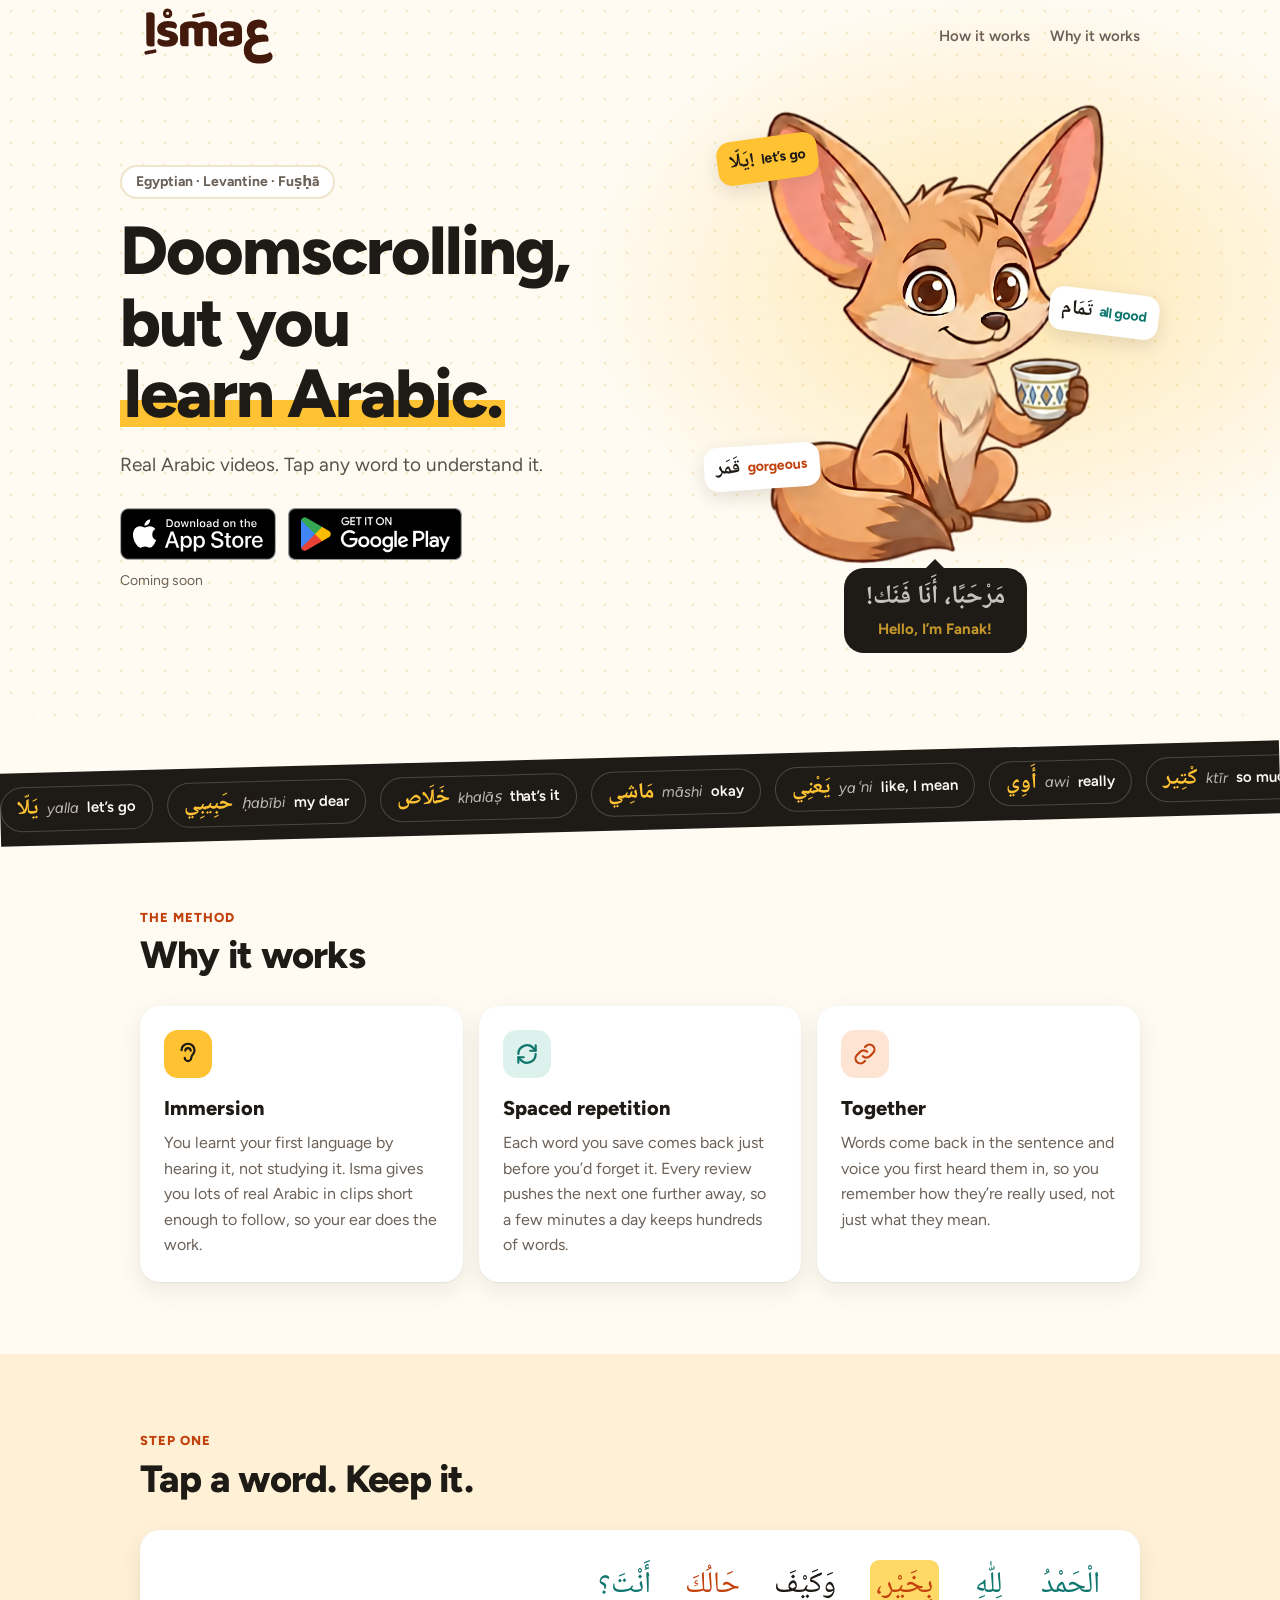
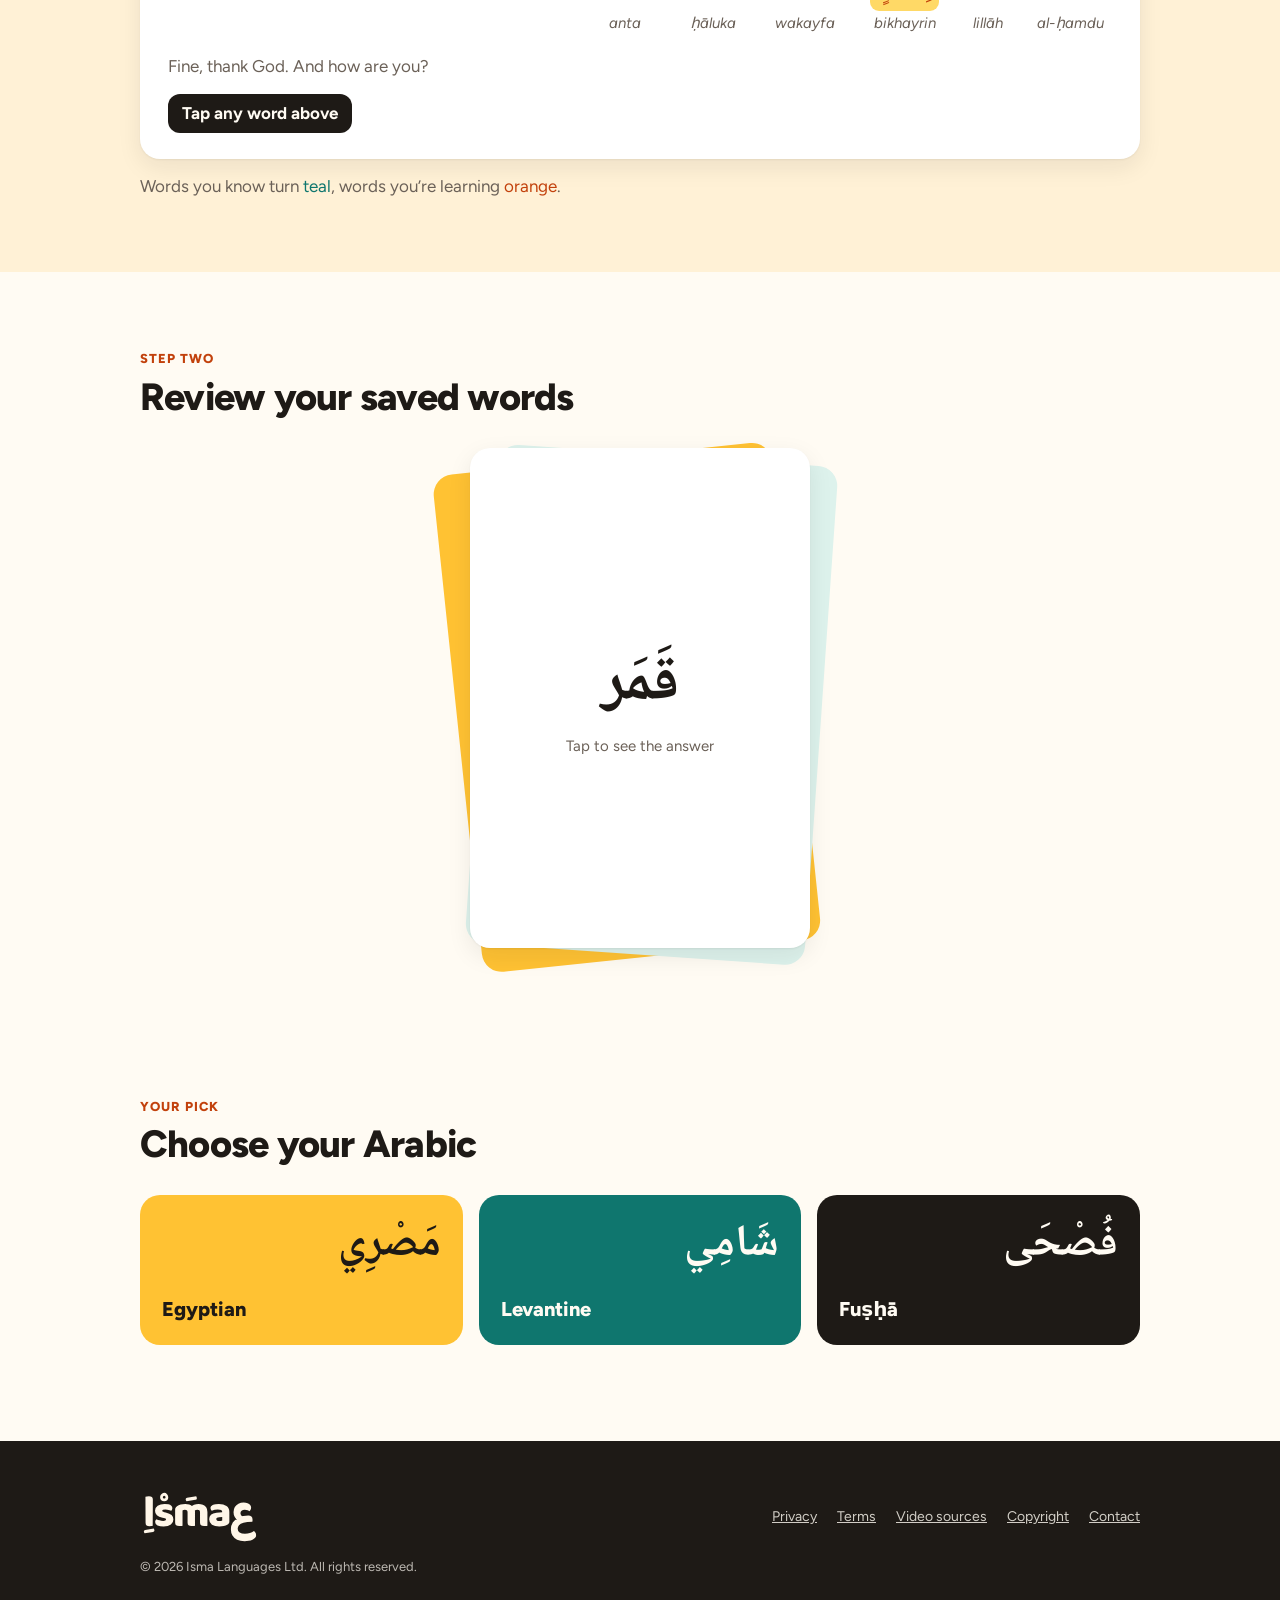
<file: index.html>
<!doctype html>
<html lang="en">
<head>
<meta charset="utf-8">
<meta name="viewport" content="width=device-width, initial-scale=1">
<title>Isma: learn Arabic by watching</title>
<meta name="description" content="Real Arabic videos. Tap any word to understand it. Levantine, Egyptian and Fuṣḥā.">
<meta property="og:title" content="Isma: learn Arabic by watching">
<meta property="og:description" content="Short clips of real Arabic. Tap any word to see what it means. Words you save come back right before you’d forget them.">
<meta property="og:image" content="assets/apple-touch-icon.png">
<link rel="icon" href="assets/favicon.png">
<link rel="apple-touch-icon" href="assets/apple-touch-icon.png">
<link rel="preconnect" href="https://fonts.googleapis.com">
<link rel="preconnect" href="https://fonts.gstatic.com" crossorigin>
<link rel="stylesheet" href="https://fonts.googleapis.com/css2?family=Figtree:wght@400;600;700;800&family=Noto+Naskh+Arabic:wght@500;700&display=swap">
<link rel="stylesheet" href="style.css?v=9">
<link rel="stylesheet" href="home.css?v=2">
</head>
<body class="home">
<div class="hero-band">
<header class="wrap top">
  <a class="logo" href="./"><img class="wordmark" src="assets/isma-wordmark.svg" alt="Isma"></a>
  <nav><a href="#how">How it works</a><a href="#why">Why it works</a></nav>
</header>

<div class="wrap hero">
  <div>
    <span class="kicker">Egyptian · Levantine · Fuṣḥā</span>
    <h1>Doomscrolling, but you <span class="nowrap"><span class="mark">learn Arabic.</span></span></h1>
    <p>Real Arabic videos. Tap any word to understand it.</p>
    <div class="stores">
      <a class="store-badge" data-store="ios" href="#"><img src="assets/app-store-badge.svg" alt="Download on the App Store"></a>
      <a class="store-badge" data-store="android" href="#"><img src="assets/google-play-badge.png" alt="Get it on Google Play"></a>
    </div>
    <span class="soon">Coming soon</span>
  </div>
  <div class="art">
    <img src="assets/fanak.png" alt="Fanak, Isma’s fennec fox, holding a small cup of coffee">
    <span class="sticker s1"><span class="ar" lang="ar">يَلّا!</span> let’s go</span>
    <span class="sticker s2"><span class="ar" lang="ar">تَمَام</span> all good</span>
    <span class="sticker s3"><span class="ar" lang="ar">قَمَر</span> gorgeous</span>
    <div class="bubble"><p class="ar" lang="ar" dir="rtl">مَرْحَبًا، أَنَا فَنَك!</p><p class="en">Hello, I’m Fanak!</p></div>
  </div>
</div>
</div>

<div class="ticker" aria-hidden="true"><div class="track"><span class="chip"><span class="ar" lang="ar">يَلّا</span><i>yalla</i><b>let’s go</b></span><span class="chip"><span class="ar" lang="ar">حَبِيبِي</span><i>ḥabībi</i><b>my dear</b></span><span class="chip"><span class="ar" lang="ar">خَلَاص</span><i>khalāṣ</i><b>that’s it</b></span><span class="chip"><span class="ar" lang="ar">مَاشِي</span><i>māshi</i><b>okay</b></span><span class="chip"><span class="ar" lang="ar">يَعْنِي</span><i>yaʿni</i><b>like, I mean</b></span><span class="chip"><span class="ar" lang="ar">أَوِي</span><i>awi</i><b>really</b></span><span class="chip"><span class="ar" lang="ar">كْتِير</span><i>ktīr</i><b>so much</b></span><span class="chip"><span class="ar" lang="ar">تَمَام</span><i>tamām</i><b>all good</b></span><span class="chip"><span class="ar" lang="ar">يَا سَلَام</span><i>yā salām</i><b>wow</b></span><span class="chip"><span class="ar" lang="ar">بُكْرَة</span><i>bukra</i><b>tomorrow</b></span><span class="chip"><span class="ar" lang="ar">يَلّا</span><i>yalla</i><b>let’s go</b></span><span class="chip"><span class="ar" lang="ar">حَبِيبِي</span><i>ḥabībi</i><b>my dear</b></span><span class="chip"><span class="ar" lang="ar">خَلَاص</span><i>khalāṣ</i><b>that’s it</b></span><span class="chip"><span class="ar" lang="ar">مَاشِي</span><i>māshi</i><b>okay</b></span><span class="chip"><span class="ar" lang="ar">يَعْنِي</span><i>yaʿni</i><b>like, I mean</b></span><span class="chip"><span class="ar" lang="ar">أَوِي</span><i>awi</i><b>really</b></span><span class="chip"><span class="ar" lang="ar">كْتِير</span><i>ktīr</i><b>so much</b></span><span class="chip"><span class="ar" lang="ar">تَمَام</span><i>tamām</i><b>all good</b></span><span class="chip"><span class="ar" lang="ar">يَا سَلَام</span><i>yā salām</i><b>wow</b></span><span class="chip"><span class="ar" lang="ar">بُكْرَة</span><i>bukra</i><b>tomorrow</b></span></div></div>

<main>
  <section id="why">
    <div class="wrap">
      <span class="eyebrow">The method</span>
      <h2>Why it works</h2>
      <div class="cards why">
        <div class="card c1"><span class="icon"><svg viewBox="0 0 24 24" fill="none" stroke="currentColor" stroke-width="2" stroke-linecap="round" stroke-linejoin="round"><path d="M6 8.5a6 6 0 1 1 12 0c0 3.5-3 4.5-3 7a3 3 0 0 1-6 0"/><path d="M9.5 9a2.5 2.5 0 0 1 5 0"/></svg></span><h3>Immersion</h3><p>You learnt your first language by hearing it, not studying it. Isma gives you lots of real Arabic in clips short enough to follow, so your ear does the work.</p></div>
        <div class="card c2"><span class="icon"><svg viewBox="0 0 24 24" fill="none" stroke="currentColor" stroke-width="2" stroke-linecap="round" stroke-linejoin="round"><path d="M4 12a8 8 0 0 1 14-5.3L20 9"/><path d="M20 4v5h-5"/><path d="M20 12a8 8 0 0 1-14 5.3L4 15"/><path d="M4 20v-5h5"/></svg></span><h3>Spaced repetition</h3><p>Each word you save comes back just before you’d forget it. Every review pushes the next one further away, so a few minutes a day keeps hundreds of words.</p></div>
        <div class="card c3"><span class="icon"><svg viewBox="0 0 24 24" fill="none" stroke="currentColor" stroke-width="2" stroke-linecap="round" stroke-linejoin="round"><path d="M10 14a4.5 4.5 0 0 0 6.4 0l3-3a4.5 4.5 0 0 0-6.4-6.4l-1 1"/><path d="M14 10a4.5 4.5 0 0 0-6.4 0l-3 3a4.5 4.5 0 0 0 6.4 6.4l1-1"/></svg></span><h3>Together</h3><p>Words come back in the sentence and voice you first heard them in, so you remember how they’re really used, not just what they mean.</p></div>
      </div>
    </div>
  </section>

  <section id="how" class="band sand">
    <div class="wrap">
      <span class="eyebrow">Step one</span>
      <h2>Tap a word. Keep it.</h2>
      <div class="sample" aria-label="An example subtitle">
        <div class="words" dir="rtl"><button type="button" class="w" data-gloss="praise"><span class="ar known" lang="ar">الْحَمْدُ</span><i>al-ḥamdu</i></button><button type="button" class="w" data-gloss="to God"><span class="ar known" lang="ar">لِلّٰهِ</span><i>lillāh</i></button><button type="button" class="w" data-gloss="well"><span class="ar learning spoken" lang="ar">بِخَيْرٍ،</span><i>bikhayrin</i></button><button type="button" class="w" data-gloss="and how"><span class="ar" lang="ar">وَكَيْفَ</span><i>wakayfa</i></button><button type="button" class="w" data-gloss="your state"><span class="ar learning" lang="ar">حَالُكَ</span><i>ḥāluka</i></button><button type="button" class="w" data-gloss="you"><span class="ar known" lang="ar">أَنْتَ؟</span><i>anta</i></button></div>
        <p class="en">Fine, thank God. And how are you?</p>
        <div class="gloss" aria-live="polite">Tap any word above</div>
      </div>
      <p class="caption">Words you know turn <span class="known">teal</span>, words you’re learning <span class="learning">orange</span>.</p>
    </div>
  </section>

  <section id="review">
    <div class="wrap">
      <span class="eyebrow">Step two</span>
      <h2>Review your saved words</h2>
      <div class="deck">
      <div class="flash" role="button" tabindex="0" aria-expanded="false" aria-label="A review card. Tap to see the answer">
        <div class="front">
          <span class="ar" lang="ar">قَمَر</span>
          <span class="hint">Tap to see the answer</span>
        </div>
        <div class="back">
          <span class="ar" lang="ar">قَمَر</span>
          <i>qamar</i>
          <strong>moon</strong>
          <span class="pos">Noun · root <span class="ar" lang="ar">ق م ر</span></span>
          <div class="said"><span class="ar" lang="ar" dir="rtl">إِنْتِي <mark>قَمَر</mark>!</span><span>You’re gorgeous! <em>(literally “you’re a moon”)</em></span></div>
          <div class="grades"><button type="button" class="g1">Again<small>1m</small></button><button type="button" class="g2">Hard<small>6m</small></button><button type="button" class="g3">Good<small>10m</small></button><button type="button" class="g4">Easy<small>9d</small></button></div>
        </div>
      </div>
      </div>
    </div>
  </section>

  <section class="band">
    <div class="wrap">
      <span class="eyebrow">Your pick</span>
      <h2>Choose your Arabic</h2>
      <div class="dialects">
        <div class="dialect d1"><span class="ar" lang="ar">مَصْرِي</span><h3>Egyptian</h3></div>
        <div class="dialect d2"><span class="ar" lang="ar">شَامِي</span><h3>Levantine</h3></div>
        <div class="dialect d3"><span class="ar" lang="ar">فُصْحَى</span><h3>Fuṣḥā</h3></div>
      </div>
    </div>
  </section>
</main>

<footer class="dark">
  <div class="wrap">
    <img class="foot-mark" src="assets/isma-wordmark-cream.svg" alt="Isma">
    <nav><a href="privacy.html">Privacy</a><a href="terms.html">Terms</a><a href="videos.html">Video sources</a><a href="copyright.html">Copyright</a><a href="mailto:rawaz@theisma.app">Contact</a></nav>
    <span class="copy">© <span class="year">2026</span> Isma Languages Ltd. All rights reserved.</span>
    <script>document.querySelectorAll(".year").forEach(function (e) { e.textContent = new Date().getFullYear(); });</script>
  </div>
</footer>
<dialog id="waitlist" aria-labelledby="wl-title">
  <button type="button" class="wl-close wl-x" aria-label="Close">×</button>
  <img class="wl-fanak" src="assets/fanak.png" alt="">
  <div class="wl-ask">
    <h2 id="wl-title">Coming soon on iPhone</h2>
    <p class="wl-text"></p>
    <form novalidate>
      <input type="email" name="email" placeholder="you@example.com" autocomplete="email" aria-label="Email address" required>
      <button type="submit" class="button">Join the waitlist</button>
      <p class="wl-error" aria-live="polite"></p>
    </form>
  </div>
  <div class="wl-thanks" aria-live="polite">
    <h2>Thank you!</h2>
    <p class="wl-thanks-text"></p>
    <button type="button" class="button wl-close">Done</button>
  </div>
</dialog>
<script src="waitlist.js?v=1"></script>
<script>
// The review card: tap to turn it over, grade to turn it back.
var card = document.querySelector(".flash");
function flip(open) { card.classList.toggle("open", open); card.setAttribute("aria-expanded", open); }
card.addEventListener("click", function (e) { flip(!e.target.closest("button")); });
card.addEventListener("keydown", function (e) { if (e.key === "Enter" || e.key === " ") { e.preventDefault(); flip(!card.classList.contains("open")); } });
// The subtitle: tap a word to see its meaning, as in the app.
var gloss = document.querySelector(".gloss");
document.querySelectorAll(".words .w").forEach(function (w) {
  w.addEventListener("click", function () {
    document.querySelectorAll(".words .w").forEach(function (x) { x.classList.toggle("picked", x === w); });
    gloss.innerHTML = "<span class=\"ar\" lang=\"ar\">" + w.querySelector(".ar").textContent + "</span> " + w.dataset.gloss;
  });
});
</script>
</body>
</html>
</file>
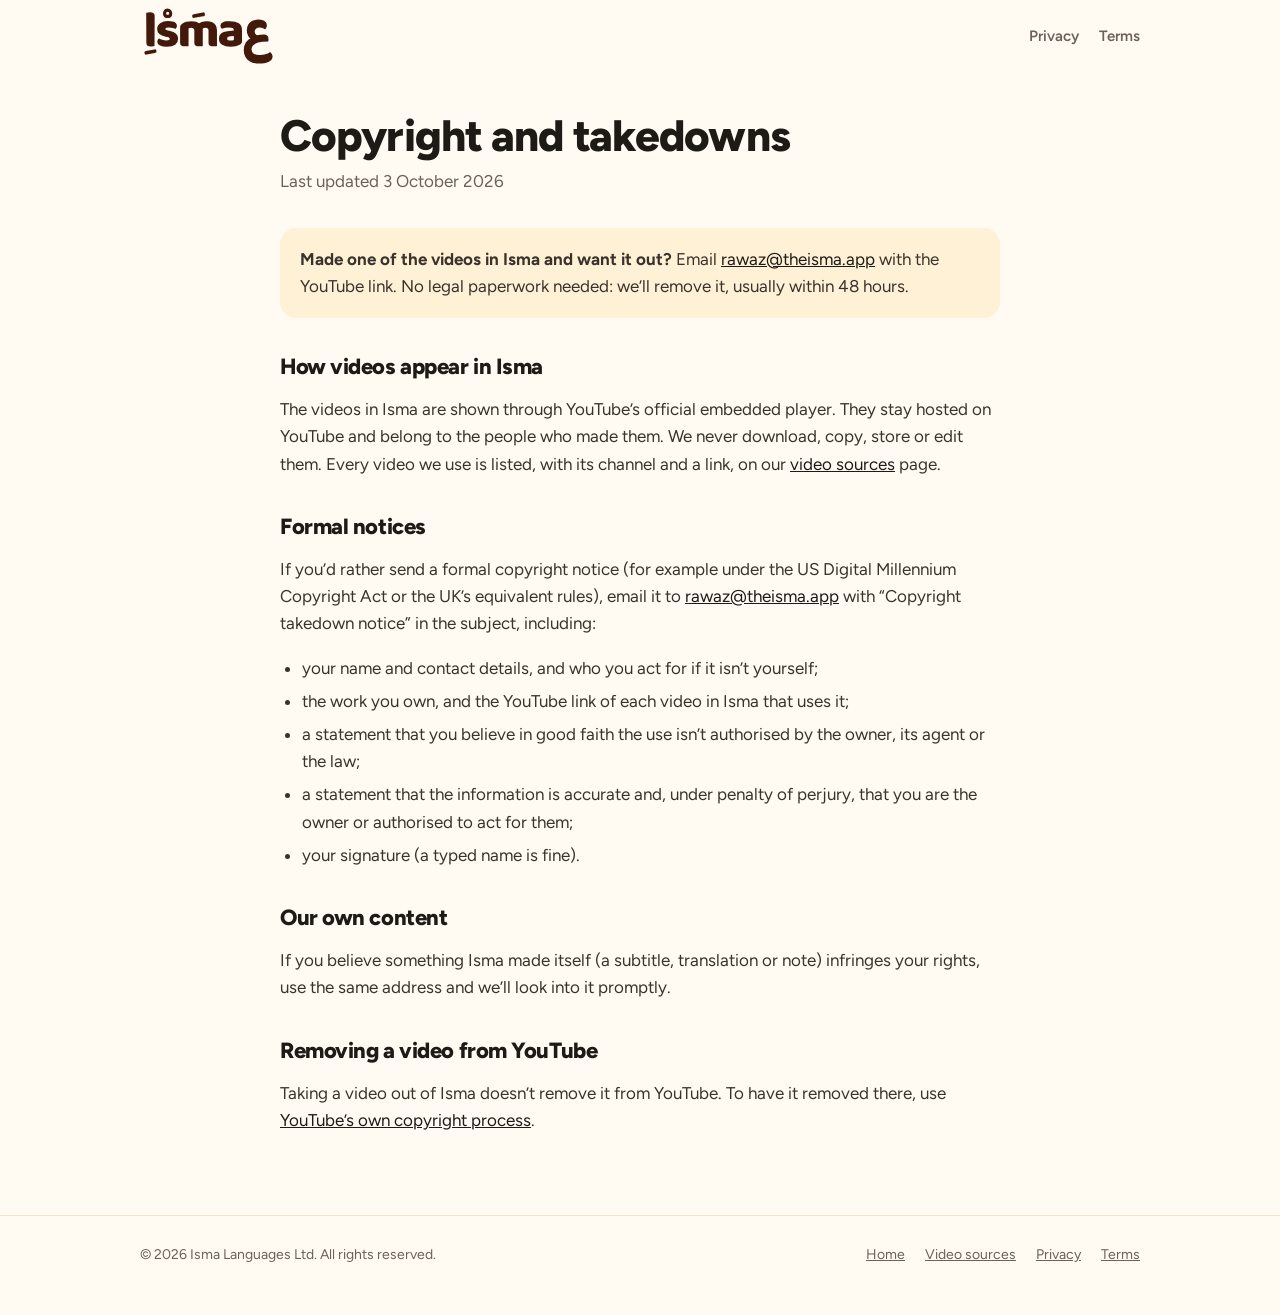
<file: copyright.html>
<!doctype html>
<html lang="en">
<head>
<meta charset="utf-8">
<meta name="viewport" content="width=device-width, initial-scale=1">
<title>Copyright and takedowns · Isma</title>
<meta name="description" content="How creators can have a video removed from Isma.">
<link rel="icon" href="assets/favicon.png">
<link rel="preconnect" href="https://fonts.googleapis.com">
<link rel="preconnect" href="https://fonts.gstatic.com" crossorigin>
<link rel="stylesheet" href="https://fonts.googleapis.com/css2?family=Figtree:wght@400;600;700;800&family=Noto+Naskh+Arabic:wght@700&display=swap">
<link rel="stylesheet" href="style.css?v=9">
</head>
<body>
<header class="wrap top">
  <a class="logo" href="./"><img class="wordmark" src="assets/isma-wordmark.svg" alt="Isma"></a>
  <nav><a href="privacy.html">Privacy</a><a href="terms.html">Terms</a></nav>
</header>

<main class="wrap legal">
  <h1>Copyright and takedowns</h1>
  <p class="updated">Last updated 3 October 2026</p>

  <div class="box"><p><strong>Made one of the videos in Isma and want it out?</strong> Email <a href="mailto:rawaz@theisma.app">rawaz@theisma.app</a> with the YouTube link. No legal paperwork needed: we’ll remove it, usually within 48 hours.</p></div>

  <h2>How videos appear in Isma</h2>
  <p>The videos in Isma are shown through YouTube’s official embedded player. They stay hosted on YouTube and belong to the people who made them. We never download, copy, store or edit them. Every video we use is listed, with its channel and a link, on our <a href="videos.html">video sources</a> page.</p>

  <h2>Formal notices</h2>
  <p>If you’d rather send a formal copyright notice (for example under the US Digital Millennium Copyright Act or the UK’s equivalent rules), email it to <a href="mailto:rawaz@theisma.app">rawaz@theisma.app</a> with “Copyright takedown notice” in the subject, including:</p>
  <ul>
    <li>your name and contact details, and who you act for if it isn’t yourself;</li>
    <li>the work you own, and the YouTube link of each video in Isma that uses it;</li>
    <li>a statement that you believe in good faith the use isn’t authorised by the owner, its agent or the law;</li>
    <li>a statement that the information is accurate and, under penalty of perjury, that you are the owner or authorised to act for them;</li>
    <li>your signature (a typed name is fine).</li>
  </ul>

  <h2>Our own content</h2>
  <p>If you believe something Isma made itself (a subtitle, translation or note) infringes your rights, use the same address and we’ll look into it promptly.</p>

  <h2>Removing a video from YouTube</h2>
  <p>Taking a video out of Isma doesn’t remove it from YouTube. To have it removed there, use <a href="https://support.google.com/youtube/answer/2807622">YouTube’s own copyright process</a>.</p>
</main>

<footer>
  <div class="wrap">
    <span>© <span class="year">2026</span> Isma Languages Ltd. All rights reserved.</span>
    <script>document.querySelectorAll(".year").forEach(function (e) { e.textContent = new Date().getFullYear(); });</script>
    <nav><a href="./">Home</a><a href="videos.html">Video sources</a><a href="privacy.html">Privacy</a><a href="terms.html">Terms</a></nav>
  </div>
</footer>
</body>
</html>
</file>
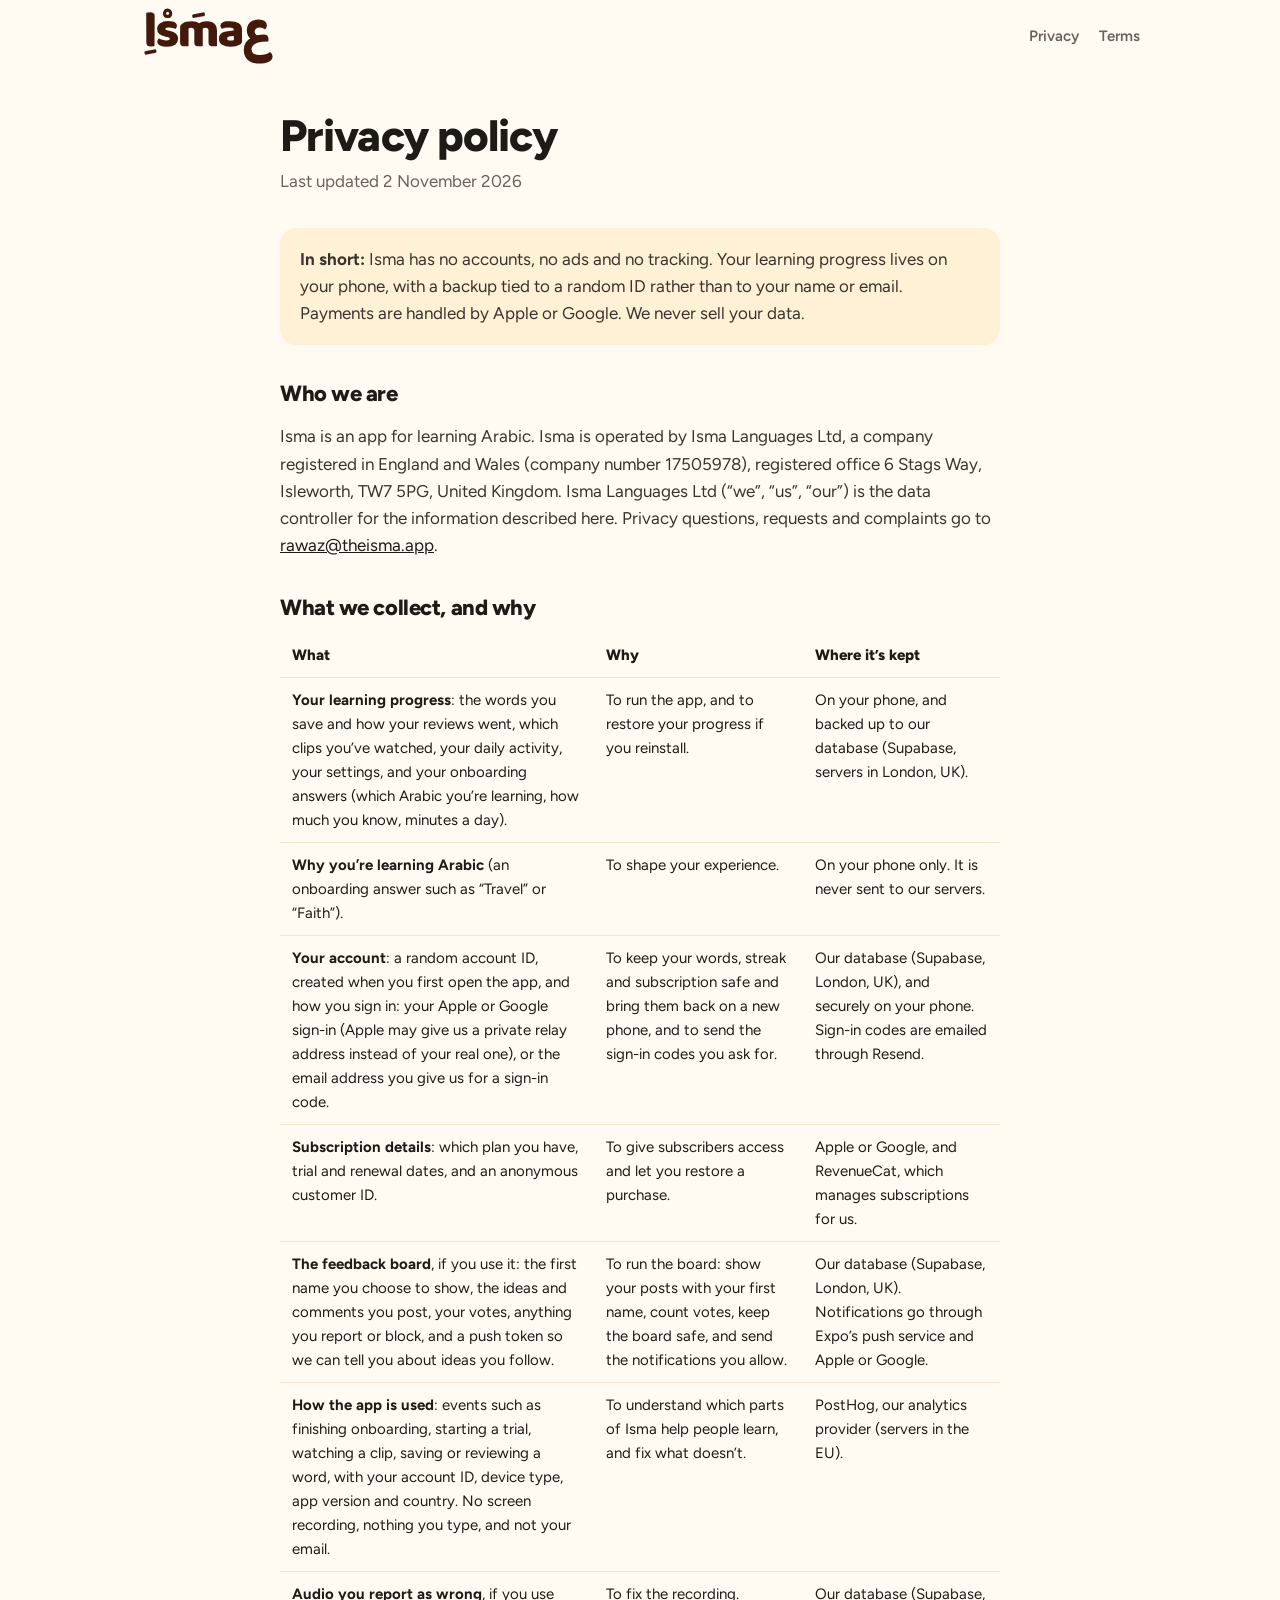
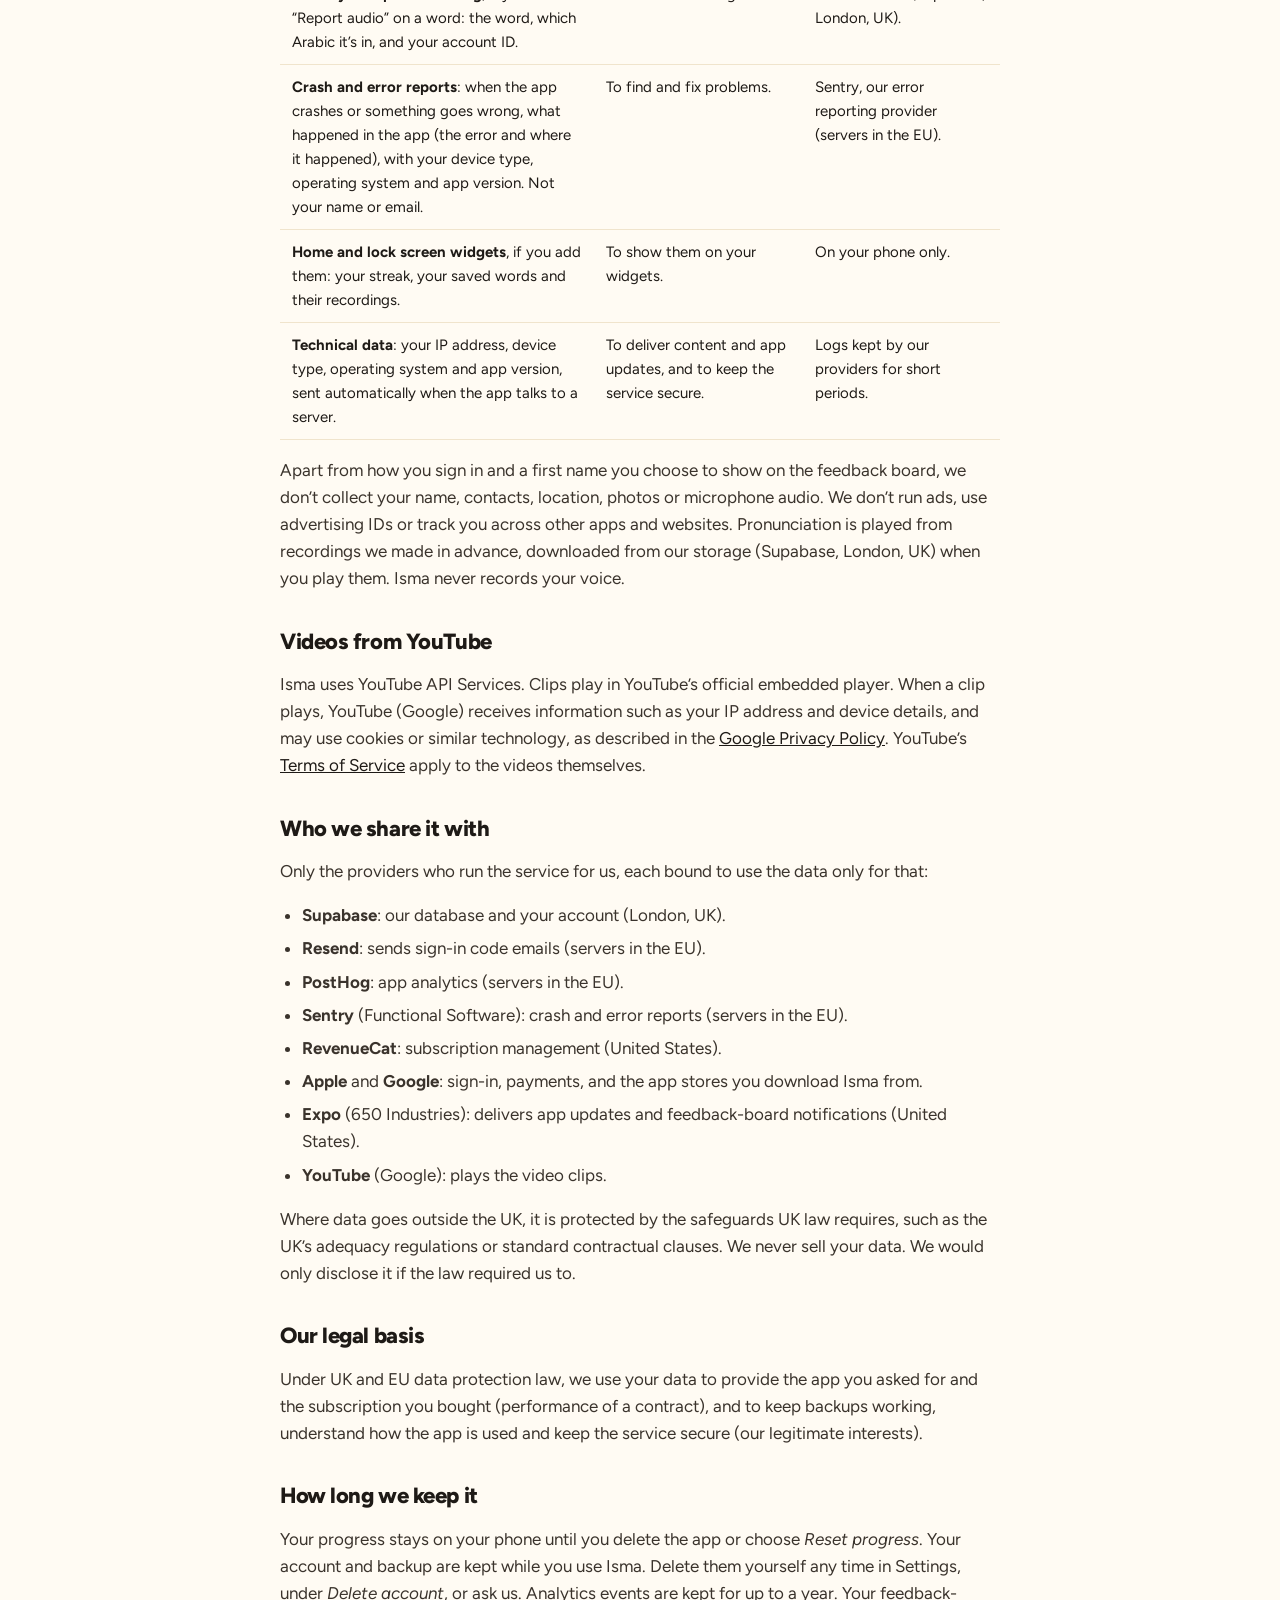
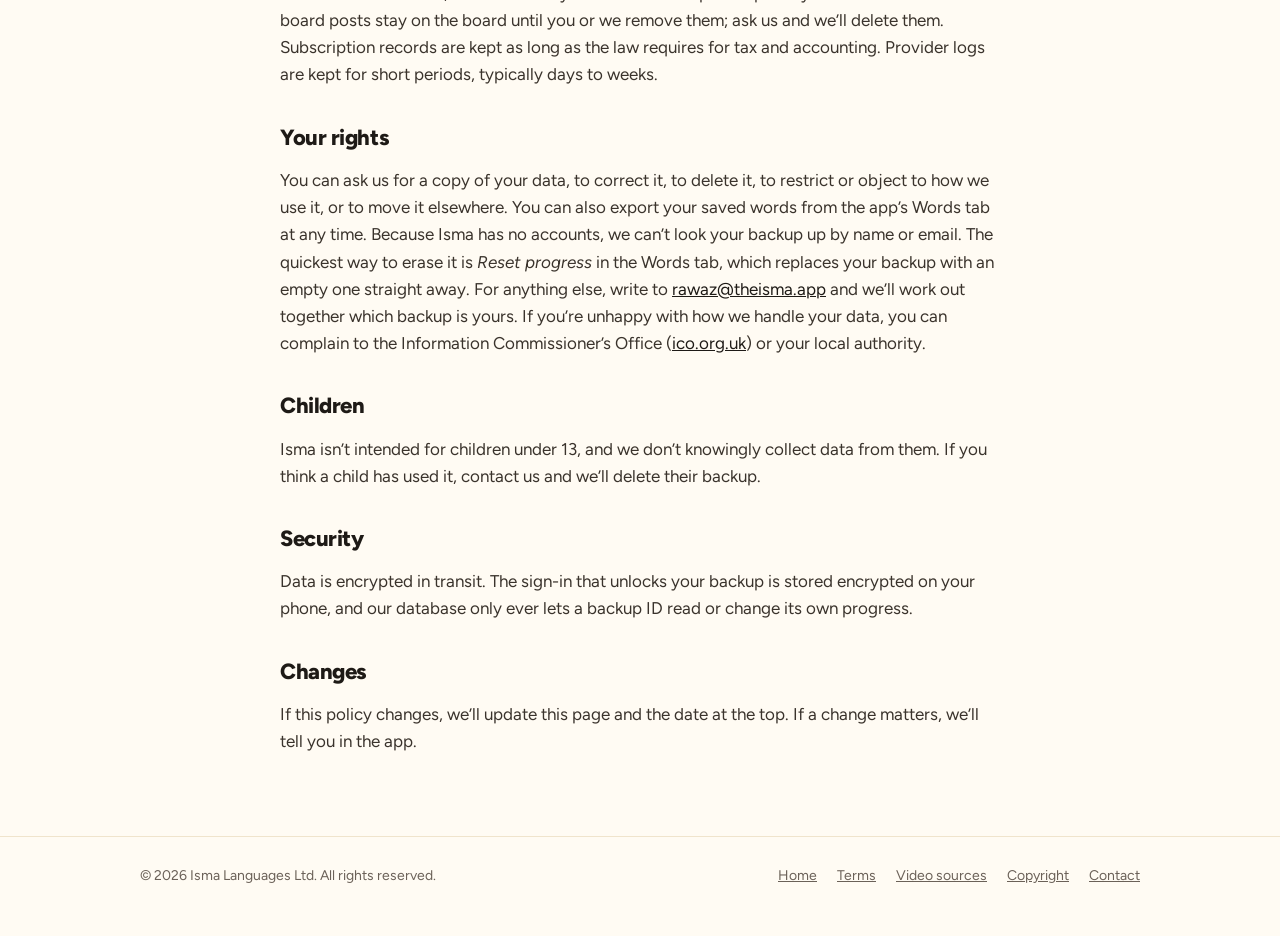
<file: privacy.html>
<!doctype html>
<html lang="en">
<head>
<meta charset="utf-8">
<meta name="viewport" content="width=device-width, initial-scale=1">
<title>Privacy policy · Isma</title>
<meta name="description" content="How the Isma app handles your data.">
<link rel="icon" href="assets/favicon.png">
<link rel="preconnect" href="https://fonts.googleapis.com">
<link rel="preconnect" href="https://fonts.gstatic.com" crossorigin>
<link rel="stylesheet" href="https://fonts.googleapis.com/css2?family=Figtree:wght@400;600;700;800&family=Noto+Naskh+Arabic:wght@700&display=swap">
<link rel="stylesheet" href="style.css?v=9">
</head>
<body>
<header class="wrap top">
  <a class="logo" href="./"><img class="wordmark" src="assets/isma-wordmark.svg" alt="Isma"></a>
  <nav><a href="privacy.html">Privacy</a><a href="terms.html">Terms</a></nav>
</header>

<main class="wrap legal">
  <h1>Privacy policy</h1>
  <p class="updated">Last updated 2 November 2026</p>

  <div class="box"><p><strong>In short:</strong> Isma has no accounts, no ads and no tracking. Your learning progress lives on your phone, with a backup tied to a random ID rather than to your name or email. Payments are handled by Apple or Google. We never sell your data.</p></div>

  <h2>Who we are</h2>
  <p>Isma is an app for learning Arabic. Isma is operated by Isma Languages Ltd, a company registered in England and Wales (company number 17505978), registered office 6 Stags Way, Isleworth, TW7 5PG, United Kingdom. Isma Languages Ltd (“we”, “us”, “our”) is the data controller for the information described here. Privacy questions, requests and complaints go to <a href="mailto:rawaz@theisma.app">rawaz@theisma.app</a>.</p>

  <h2>What we collect, and why</h2>
  <table>
    <tr><th>What</th><th>Why</th><th>Where it’s kept</th></tr>
    <tr><td><strong>Your learning progress</strong>: the words you save and how your reviews went, which clips you’ve watched, your daily activity, your settings, and your onboarding answers (which Arabic you’re learning, how much you know, minutes a day).</td><td>To run the app, and to restore your progress if you reinstall.</td><td>On your phone, and backed up to our database (Supabase, servers in London, UK).</td></tr>
    <tr><td><strong>Why you’re learning Arabic</strong> (an onboarding answer such as “Travel” or “Faith”).</td><td>To shape your experience.</td><td>On your phone only. It is never sent to our servers.</td></tr>
    <tr><td><strong>Your account</strong>: a random account ID, created when you first open the app, and how you sign in: your Apple or Google sign-in (Apple may give us a private relay address instead of your real one), or the email address you give us for a sign-in code.</td><td>To keep your words, streak and subscription safe and bring them back on a new phone, and to send the sign-in codes you ask for.</td><td>Our database (Supabase, London, UK), and securely on your phone. Sign-in codes are emailed through Resend.</td></tr>
    <tr><td><strong>Subscription details</strong>: which plan you have, trial and renewal dates, and an anonymous customer ID.</td><td>To give subscribers access and let you restore a purchase.</td><td>Apple or Google, and RevenueCat, which manages subscriptions for us.</td></tr>
    <tr><td><strong>The feedback board</strong>, if you use it: the first name you choose to show, the ideas and comments you post, your votes, anything you report or block, and a push token so we can tell you about ideas you follow.</td><td>To run the board: show your posts with your first name, count votes, keep the board safe, and send the notifications you allow.</td><td>Our database (Supabase, London, UK). Notifications go through Expo’s push service and Apple or Google.</td></tr>
    <tr><td><strong>How the app is used</strong>: events such as finishing onboarding, starting a trial, watching a clip, saving or reviewing a word, with your account ID, device type, app version and country. No screen recording, nothing you type, and not your email.</td><td>To understand which parts of Isma help people learn, and fix what doesn’t.</td><td>PostHog, our analytics provider (servers in the EU).</td></tr>
    <tr><td><strong>Audio you report as wrong</strong>, if you use “Report audio” on a word: the word, which Arabic it’s in, and your account ID.</td><td>To fix the recording.</td><td>Our database (Supabase, London, UK).</td></tr>
    <tr><td><strong>Crash and error reports</strong>: when the app crashes or something goes wrong, what happened in the app (the error and where it happened), with your device type, operating system and app version. Not your name or email.</td><td>To find and fix problems.</td><td>Sentry, our error reporting provider (servers in the EU).</td></tr>
    <tr><td><strong>Home and lock screen widgets</strong>, if you add them: your streak, your saved words and their recordings.</td><td>To show them on your widgets.</td><td>On your phone only.</td></tr>
    <tr><td><strong>Technical data</strong>: your IP address, device type, operating system and app version, sent automatically when the app talks to a server.</td><td>To deliver content and app updates, and to keep the service secure.</td><td>Logs kept by our providers for short periods.</td></tr>
  </table>
  <p>Apart from how you sign in and a first name you choose to show on the feedback board, we don’t collect your name, contacts, location, photos or microphone audio. We don’t run ads, use advertising IDs or track you across other apps and websites. Pronunciation is played from recordings we made in advance, downloaded from our storage (Supabase, London, UK) when you play them. Isma never records your voice.</p>

  <h2>Videos from YouTube</h2>
  <p>Isma uses YouTube API Services. Clips play in YouTube’s official embedded player. When a clip plays, YouTube (Google) receives information such as your IP address and device details, and may use cookies or similar technology, as described in the <a href="https://policies.google.com/privacy">Google Privacy Policy</a>. YouTube’s <a href="https://www.youtube.com/t/terms">Terms of Service</a> apply to the videos themselves.</p>

  <h2>Who we share it with</h2>
  <p>Only the providers who run the service for us, each bound to use the data only for that:</p>
  <ul>
    <li><strong>Supabase</strong>: our database and your account (London, UK).</li>
    <li><strong>Resend</strong>: sends sign-in code emails (servers in the EU).</li>
    <li><strong>PostHog</strong>: app analytics (servers in the EU).</li>
    <li><strong>Sentry</strong> (Functional Software): crash and error reports (servers in the EU).</li>
    <li><strong>RevenueCat</strong>: subscription management (United States).</li>
    <li><strong>Apple</strong> and <strong>Google</strong>: sign-in, payments, and the app stores you download Isma from.</li>
    <li><strong>Expo</strong> (650 Industries): delivers app updates and feedback-board notifications (United States).</li>
    <li><strong>YouTube</strong> (Google): plays the video clips.</li>
  </ul>
  <p>Where data goes outside the UK, it is protected by the safeguards UK law requires, such as the UK’s adequacy regulations or standard contractual clauses. We never sell your data. We would only disclose it if the law required us to.</p>

  <h2>Our legal basis</h2>
  <p>Under UK and EU data protection law, we use your data to provide the app you asked for and the subscription you bought (performance of a contract), and to keep backups working, understand how the app is used and keep the service secure (our legitimate interests).</p>

  <h2>How long we keep it</h2>
  <p>Your progress stays on your phone until you delete the app or choose <em>Reset progress</em>. Your account and backup are kept while you use Isma. Delete them yourself any time in Settings, under <em>Delete account</em>, or ask us. Analytics events are kept for up to a year. Your feedback-board posts stay on the board until you or we remove them; ask us and we’ll delete them. Subscription records are kept as long as the law requires for tax and accounting. Provider logs are kept for short periods, typically days to weeks.</p>

  <h2>Your rights</h2>
  <p>You can ask us for a copy of your data, to correct it, to delete it, to restrict or object to how we use it, or to move it elsewhere. You can also export your saved words from the app’s Words tab at any time. Because Isma has no accounts, we can’t look your backup up by name or email. The quickest way to erase it is <em>Reset progress</em> in the Words tab, which replaces your backup with an empty one straight away. For anything else, write to <a href="mailto:rawaz@theisma.app">rawaz@theisma.app</a> and we’ll work out together which backup is yours. If you’re unhappy with how we handle your data, you can complain to the Information Commissioner’s Office (<a href="https://ico.org.uk">ico.org.uk</a>) or your local authority.</p>

  <h2>Children</h2>
  <p>Isma isn’t intended for children under 13, and we don’t knowingly collect data from them. If you think a child has used it, contact us and we’ll delete their backup.</p>

  <h2>Security</h2>
  <p>Data is encrypted in transit. The sign-in that unlocks your backup is stored encrypted on your phone, and our database only ever lets a backup ID read or change its own progress.</p>

  <h2>Changes</h2>
  <p>If this policy changes, we’ll update this page and the date at the top. If a change matters, we’ll tell you in the app.</p>
</main>

<footer>
  <div class="wrap">
    <span>© <span class="year">2026</span> Isma Languages Ltd. All rights reserved.</span>
    <script>document.querySelectorAll(".year").forEach(function (e) { e.textContent = new Date().getFullYear(); });</script>
    <nav><a href="./">Home</a><a href="terms.html">Terms</a><a href="videos.html">Video sources</a><a href="copyright.html">Copyright</a><a href="mailto:rawaz@theisma.app">Contact</a></nav>
  </div>
</footer>
</body>
</html>
</file>
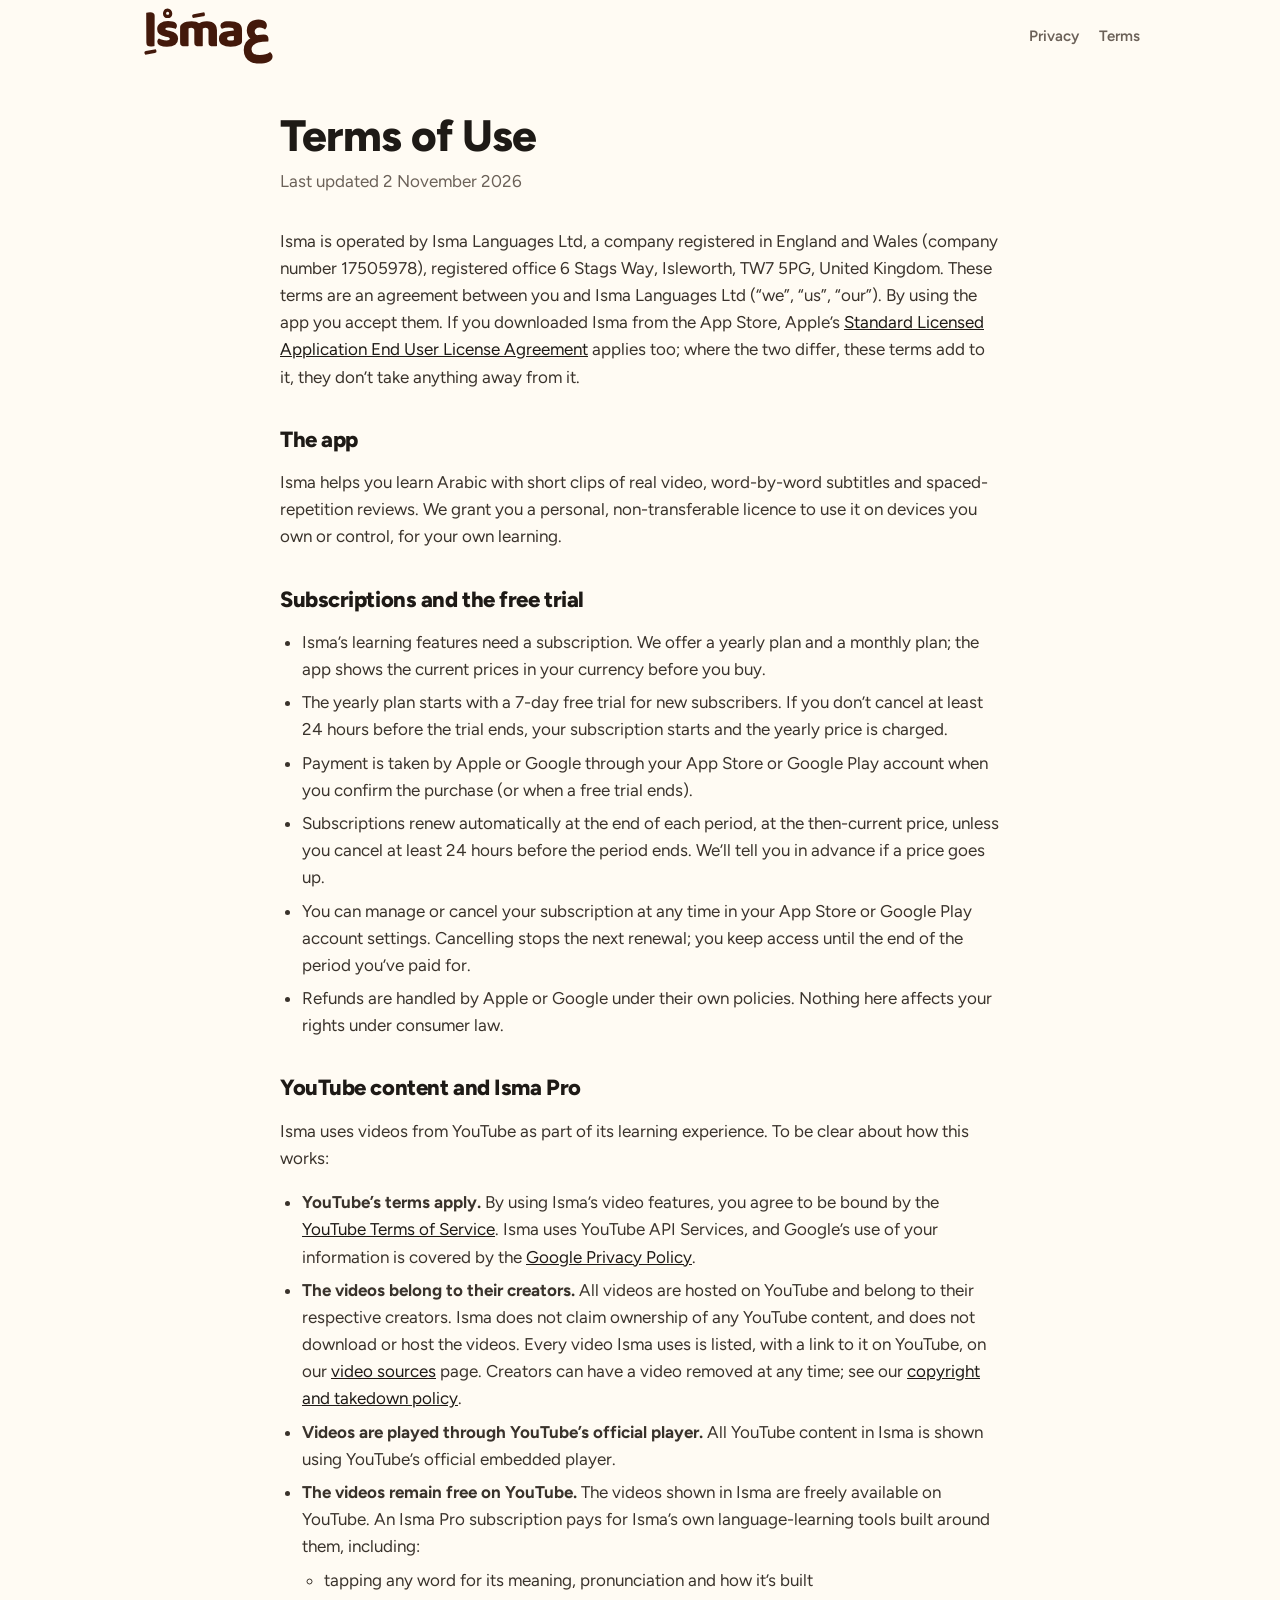
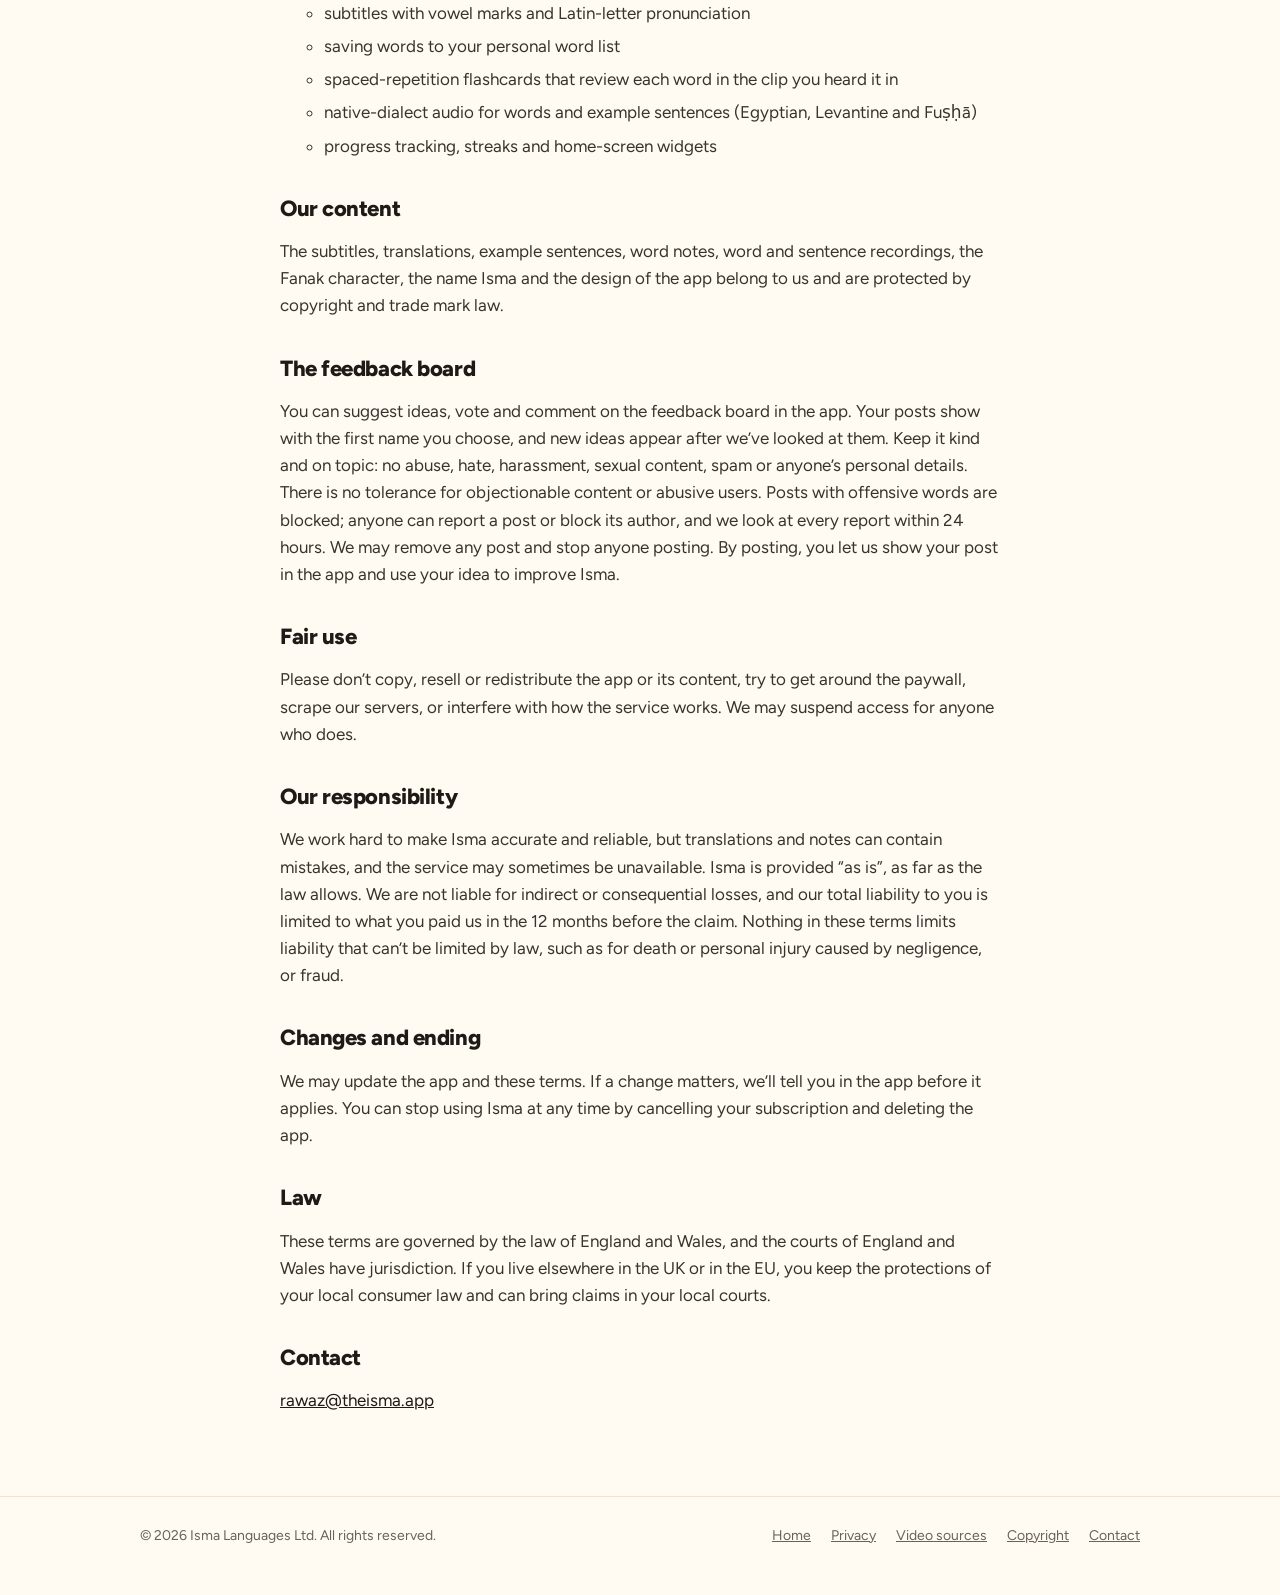
<file: terms.html>
<!doctype html>
<html lang="en">
<head>
<meta charset="utf-8">
<meta name="viewport" content="width=device-width, initial-scale=1">
<title>Terms of Use · Isma</title>
<meta name="description" content="The terms for using Isma and its subscriptions.">
<link rel="icon" href="assets/favicon.png">
<link rel="preconnect" href="https://fonts.googleapis.com">
<link rel="preconnect" href="https://fonts.gstatic.com" crossorigin>
<link rel="stylesheet" href="https://fonts.googleapis.com/css2?family=Figtree:wght@400;600;700;800&family=Noto+Naskh+Arabic:wght@700&display=swap">
<link rel="stylesheet" href="style.css?v=9">
</head>
<body>
<header class="wrap top">
  <a class="logo" href="./"><img class="wordmark" src="assets/isma-wordmark.svg" alt="Isma"></a>
  <nav><a href="privacy.html">Privacy</a><a href="terms.html">Terms</a></nav>
</header>

<main class="wrap legal">
  <h1>Terms of Use</h1>
  <p class="updated">Last updated 2 November 2026</p>

  <p>Isma is operated by Isma Languages Ltd, a company registered in England and Wales (company number 17505978), registered office 6 Stags Way, Isleworth, TW7 5PG, United Kingdom. These terms are an agreement between you and Isma Languages Ltd (“we”, “us”, “our”). By using the app you accept them. If you downloaded Isma from the App Store, Apple’s <a href="https://www.apple.com/legal/internet-services/itunes/dev/stdeula/">Standard Licensed Application End User License Agreement</a> applies too; where the two differ, these terms add to it, they don’t take anything away from it.</p>

  <h2>The app</h2>
  <p>Isma helps you learn Arabic with short clips of real video, word-by-word subtitles and spaced-repetition reviews. We grant you a personal, non-transferable licence to use it on devices you own or control, for your own learning.</p>

  <h2>Subscriptions and the free trial</h2>
  <ul>
    <li>Isma’s learning features need a subscription. We offer a yearly plan and a monthly plan; the app shows the current prices in your currency before you buy.</li>
    <li>The yearly plan starts with a 7-day free trial for new subscribers. If you don’t cancel at least 24 hours before the trial ends, your subscription starts and the yearly price is charged.</li>
    <li>Payment is taken by Apple or Google through your App Store or Google Play account when you confirm the purchase (or when a free trial ends).</li>
    <li>Subscriptions renew automatically at the end of each period, at the then-current price, unless you cancel at least 24 hours before the period ends. We’ll tell you in advance if a price goes up.</li>
    <li>You can manage or cancel your subscription at any time in your App Store or Google Play account settings. Cancelling stops the next renewal; you keep access until the end of the period you’ve paid for.</li>
    <li>Refunds are handled by Apple or Google under their own policies. Nothing here affects your rights under consumer law.</li>
  </ul>

  <h2>YouTube content and Isma Pro</h2>
  <p>Isma uses videos from YouTube as part of its learning experience. To be clear about how this works:</p>
  <ul>
    <li><strong>YouTube’s terms apply.</strong> By using Isma’s video features, you agree to be bound by the <a href="https://www.youtube.com/t/terms">YouTube Terms of Service</a>. Isma uses YouTube API Services, and Google’s use of your information is covered by the <a href="https://policies.google.com/privacy">Google Privacy Policy</a>.</li>
    <li><strong>The videos belong to their creators.</strong> All videos are hosted on YouTube and belong to their respective creators. Isma does not claim ownership of any YouTube content, and does not download or host the videos. Every video Isma uses is listed, with a link to it on YouTube, on our <a href="videos.html">video sources</a> page. Creators can have a video removed at any time; see our <a href="copyright.html">copyright and takedown policy</a>.</li>
    <li><strong>Videos are played through YouTube’s official player.</strong> All YouTube content in Isma is shown using YouTube’s official embedded player.</li>
    <li><strong>The videos remain free on YouTube.</strong> The videos shown in Isma are freely available on YouTube. An Isma Pro subscription pays for Isma’s own language-learning tools built around them, including:
      <ul>
        <li>tapping any word for its meaning, pronunciation and how it’s built</li>
        <li>subtitles with vowel marks and Latin-letter pronunciation</li>
        <li>saving words to your personal word list</li>
        <li>spaced-repetition flashcards that review each word in the clip you heard it in</li>
        <li>native-dialect audio for words and example sentences (Egyptian, Levantine and Fuṣḥā)</li>
        <li>progress tracking, streaks and home-screen widgets</li>
      </ul>
    </li>
  </ul>

  <h2>Our content</h2>
  <p>The subtitles, translations, example sentences, word notes, word and sentence recordings, the Fanak character, the name Isma and the design of the app belong to us and are protected by copyright and trade mark law.</p>

  <h2 id="board">The feedback board</h2>
  <p>You can suggest ideas, vote and comment on the feedback board in the app. Your posts show with the first name you choose, and new ideas appear after we’ve looked at them. Keep it kind and on topic: no abuse, hate, harassment, sexual content, spam or anyone’s personal details. There is no tolerance for objectionable content or abusive users. Posts with offensive words are blocked; anyone can report a post or block its author, and we look at every report within 24 hours. We may remove any post and stop anyone posting. By posting, you let us show your post in the app and use your idea to improve Isma.</p>

  <h2>Fair use</h2>
  <p>Please don’t copy, resell or redistribute the app or its content, try to get around the paywall, scrape our servers, or interfere with how the service works. We may suspend access for anyone who does.</p>

  <h2>Our responsibility</h2>
  <p>We work hard to make Isma accurate and reliable, but translations and notes can contain mistakes, and the service may sometimes be unavailable. Isma is provided “as is”, as far as the law allows. We are not liable for indirect or consequential losses, and our total liability to you is limited to what you paid us in the 12 months before the claim. Nothing in these terms limits liability that can’t be limited by law, such as for death or personal injury caused by negligence, or fraud.</p>

  <h2>Changes and ending</h2>
  <p>We may update the app and these terms. If a change matters, we’ll tell you in the app before it applies. You can stop using Isma at any time by cancelling your subscription and deleting the app.</p>

  <h2>Law</h2>
  <p>These terms are governed by the law of England and Wales, and the courts of England and Wales have jurisdiction. If you live elsewhere in the UK or in the EU, you keep the protections of your local consumer law and can bring claims in your local courts.</p>

  <h2>Contact</h2>
  <p><a href="mailto:rawaz@theisma.app">rawaz@theisma.app</a></p>
</main>

<footer>
  <div class="wrap">
    <span>© <span class="year">2026</span> Isma Languages Ltd. All rights reserved.</span>
    <script>document.querySelectorAll(".year").forEach(function (e) { e.textContent = new Date().getFullYear(); });</script>
    <nav><a href="./">Home</a><a href="privacy.html">Privacy</a><a href="videos.html">Video sources</a><a href="copyright.html">Copyright</a><a href="mailto:rawaz@theisma.app">Contact</a></nav>
  </div>
</footer>
</body>
</html>
</file>
<file: style.css>
/* Isma's site, in the app's Saffron palette (src/theme/colors.ts). */
:root {
  --bg: #fffbf3;
  --surface: #ffffff;
  --sand: #fff1d6;
  --line: #f0e4cc;
  --ink: #1e1a16;
  --muted: #6b6158;
  --accent: #ffc233;
  --accent-edge: #e0a21a;
  --learning: #c2410c;
  --known: #0f766e;
  --known-tint: #ddf2ec;
  --radius: 20px;
}

* { box-sizing: border-box; }
html { -webkit-text-size-adjust: 100%; }
body {
  margin: 0;
  background: var(--bg);
  color: var(--ink);
  font: 400 17px/1.6 "Figtree", system-ui, -apple-system, sans-serif;
}
a { color: var(--ink); }
a:hover { color: var(--learning); }
img { max-width: 100%; height: auto; display: block; }
.ar { font-family: "Noto Naskh Arabic", serif; }

.wrap { max-width: 1040px; margin: 0 auto; padding: 0 20px; }

/* header */
.top { display: flex; align-items: center; justify-content: space-between; height: 72px; }
.logo { display: flex; align-items: center; gap: 10px; text-decoration: none; font-weight: 800; font-size: 20px; }
.logo img { width: 36px; height: 36px; border-radius: 9px; }
.logo img.wordmark { width: auto; height: 64px; border-radius: 0; }
.top nav { display: flex; gap: 20px; font-weight: 600; font-size: 15px; }
.top nav a { text-decoration: none; color: var(--muted); }
.top nav a:hover { color: var(--ink); }

/* hero */
.hero { display: grid; grid-template-columns: 1.1fr 0.9fr; gap: 40px; align-items: center; padding: 40px 0 72px; }
.hero h1 { font-size: clamp(38px, 6vw, 60px); line-height: 1.05; letter-spacing: -0.03em; font-weight: 800; margin: 0; }
.hero p { font-size: 19px; color: var(--muted); max-width: 30em; margin: 20px 0 28px; }
.art { justify-self: center; width: min(300px, 70vw); display: flex; flex-direction: column; align-items: center; text-align: center; }
.art p { margin: 0; }
.art .ar { font-size: 30px; font-weight: 700; line-height: 1.6; color: var(--ink); margin-top: 8px; }
.art .en { font-size: 17px; color: var(--muted); }
.art img { width: 100%; height: auto; }

.button {
  display: inline-flex; align-items: center; justify-content: center; height: 56px; padding: 0 26px;
  border-radius: 16px; background: var(--accent); color: var(--ink); font-weight: 800; font-size: 17px;
  text-decoration: none; box-shadow: 0 4px 0 var(--accent-edge);
}
.button:hover { color: var(--ink); transform: translateY(1px); box-shadow: 0 3px 0 var(--accent-edge); }
.soon { display: block; margin-top: 10px; font-size: 14px; color: var(--muted); }
.stores { display: flex; gap: 12px; }
.store { display: inline-flex; align-items: center; height: 52px; padding: 0 22px; border-radius: 14px; background: var(--ink); color: var(--bg); font-weight: 700; font-size: 17px; }

/* sections */
section { padding: 56px 0; }
h2 { font-size: clamp(28px, 4vw, 38px); letter-spacing: -0.02em; line-height: 1.15; margin: 0 0 12px; font-weight: 800; }
.lede { color: var(--muted); font-size: 18px; margin: 0 0 32px; max-width: 36em; }
.cards { display: grid; grid-template-columns: repeat(3, minmax(0, 1fr)); gap: 16px; }
.card { background: var(--surface); border-radius: var(--radius); padding: 24px; box-shadow: 0 1px 2px rgba(30,26,22,.06), 0 8px 24px rgba(30,26,22,.08); }
.card h3 { margin: 0 0 6px; font-size: 20px; font-weight: 800; }
.card p { margin: 0; color: var(--muted); font-size: 16px; }
.step { width: 36px; height: 36px; border-radius: 50%; background: var(--sand); display: flex; align-items: center; justify-content: center; font-weight: 800; margin-bottom: 14px; }

.sample { background: var(--surface); border-radius: var(--radius); padding: 22px 24px; margin-top: 24px; box-shadow: 0 1px 2px rgba(30,26,22,.06), 0 8px 24px rgba(30,26,22,.08); }
.sample .ar { font-size: 30px; line-height: 1.9; text-align: right; }
.spoken { background: #ffd966; border-radius: 9px; padding: 0 6px; }
.learning { color: var(--learning); }
.known { color: var(--known); }
.sample .en { color: var(--muted); margin: 0; }
.words { display: flex; flex-wrap: wrap; gap: 6px 18px; margin-bottom: 14px; }
.w { display: flex; flex-direction: column; align-items: center; text-align: center; }
.w .ar { font-size: 30px; line-height: 1.7; }
.w .spoken { padding: 0 6px; }
.w i { font-size: 15px; color: var(--muted); direction: ltr; }
.caption { color: var(--muted); margin: 14px 0 0; }

.dialects { display: grid; grid-template-columns: repeat(3, minmax(0, 1fr)); gap: 16px; }
.dialect { border: 2px solid var(--line); border-radius: var(--radius); padding: 20px 22px; background: var(--surface); }
.dialect .ar { font-size: 26px; float: right; color: var(--muted); }
.dialect h3 { margin: 0; font-size: 19px; font-weight: 800; }
.dialect p { margin: 4px 0 0; color: var(--muted); font-size: 15px; }

.plans { display: grid; grid-template-columns: repeat(2, minmax(0, 1fr)); gap: 16px; max-width: 720px; }
.plan { position: relative; border: 2px solid var(--line); border-radius: var(--radius); padding: 24px; background: var(--surface); }
.plan.best { border-color: var(--ink); background: var(--sand); }
.badge { position: absolute; top: -13px; right: 18px; background: var(--ink); color: var(--accent); font-size: 13px; font-weight: 800; padding: 3px 12px; border-radius: 999px; }
.plan h3 { margin: 0; font-size: 18px; font-weight: 800; }
.price { font-size: 34px; font-weight: 800; letter-spacing: -0.02em; margin: 6px 0 0; }
.price small { font-size: 16px; font-weight: 600; color: var(--muted); }
.plan p { margin: 6px 0 0; color: var(--known); font-weight: 700; font-size: 15px; }
.fine { color: var(--muted); font-size: 14px; margin-top: 16px; }

/* review card */
.flash { max-width: 340px; min-height: 500px; display: flex; flex-direction: column; justify-content: center; margin: 0 auto; background: var(--surface); border-radius: var(--radius); padding: 28px 24px; text-align: center; cursor: pointer; box-shadow: 0 1px 2px rgba(30,26,22,.06), 0 8px 24px rgba(30,26,22,.08); user-select: none; }
.flash:focus-visible { outline: 3px solid var(--accent-edge); outline-offset: 3px; }
.flash .front, .flash .back { display: flex; flex-direction: column; align-items: center; }
.flash .back, .flash.open .front { display: none; }
.flash.open .back { display: flex; animation: reveal .25s ease-out; }
@keyframes reveal { from { opacity: 0; transform: translateY(6px); } }
.flash .front .ar, .flash .back > .ar { font-size: 64px; font-weight: 700; line-height: 1.5; }
.flash .front { justify-content: center; }
.hint { color: var(--muted); font-size: 15px; }
.flash i { color: var(--muted); font-size: 18px; }
.flash strong { font-size: 28px; font-weight: 800; margin-top: 2px; }
.pos { color: var(--muted); font-size: 15px; }
.pos .ar { font-size: 17px; color: var(--ink); }
.said { display: flex; flex-direction: column; gap: 2px; margin: 18px 0 20px; padding-top: 16px; border-top: 1px solid var(--line); width: 100%; }
.said .ar { font-size: 26px; line-height: 1.7; }
.said mark { background: rgba(255,194,51,.45); border-radius: 8px; padding: 0 4px; color: inherit; }
.said em { color: var(--muted); }
.grades { display: grid; grid-template-columns: repeat(4, minmax(0, 1fr)); gap: 8px; width: 100%; }
.grades button { height: 56px; border: 0; border-radius: 14px; font: 800 16px "Figtree", sans-serif; display: flex; flex-direction: column; align-items: center; justify-content: center; cursor: pointer; }
.grades small { font-size: 12px; font-weight: 700; }
.g1 { color: #b42318; background: #fde2de; box-shadow: 0 3px 0 #f4b8ae; }
.g2 { color: #8a5300; background: var(--sand); box-shadow: 0 3px 0 #f3d59a; }
.g3 { color: var(--known); background: var(--known-tint); box-shadow: 0 3px 0 #b3e0d4; }
.g4 { color: #1d4ed8; background: #e1ecfb; box-shadow: 0 3px 0 #bcd2f5; }
.card h3 { margin-top: 0; }

/* footer */
footer { border-top: 1px solid var(--line); padding: 28px 0 48px; color: var(--muted); font-size: 14px; }
footer .wrap { display: flex; flex-wrap: wrap; gap: 12px 24px; justify-content: space-between; }
footer nav { display: flex; gap: 20px; }
footer a { color: var(--muted); }

/* legal pages */
.legal { max-width: 760px; padding-top: 24px; padding-bottom: 64px; }
.legal h1 { font-size: clamp(32px, 5vw, 44px); letter-spacing: -0.02em; line-height: 1.1; margin: 16px 0 8px; font-weight: 800; }
.legal .updated { color: var(--muted); margin: 0 0 32px; }
.legal h2 { font-size: 22px; margin: 36px 0 8px; }
.legal p, .legal li { color: #3a332c; }
.legal ul { padding-left: 22px; }
.legal li { margin: 6px 0; }
.legal .box { background: var(--sand); border-radius: 16px; padding: 18px 20px; }
.legal .box p { margin: 0; }
table { width: 100%; border-collapse: collapse; font-size: 15px; margin: 12px 0; display: block; overflow-x: auto; }
th, td { text-align: left; vertical-align: top; padding: 10px 12px; border-bottom: 1px solid var(--line); }
th { font-weight: 800; }

@media (max-width: 760px) {
  .hero { grid-template-columns: 1fr; padding-top: 16px; text-align: center; }
  .hero p { margin-left: auto; margin-right: auto; }
  .stores { justify-content: center; }
  .art { grid-row: 1; width: min(220px, 56vw); }
  .cards, .dialects, .plans { grid-template-columns: 1fr; }
  .top nav { gap: 14px; }
}
.nowrap { white-space: nowrap; }
</file>
<file: home.css>
/* The homepage's look: on top of style.css, which the legal pages share. */
.home { overflow-x: hidden; }

/* hero: cream with a soft saffron glow and dots */
.hero-band { position: relative; background:
  radial-gradient(600px 420px at 78% 40%, rgba(255,194,51,.35), transparent 70%),
  radial-gradient(circle, rgba(224,162,26,.22) 1.5px, transparent 1.6px) 0 0 / 22px 22px,
  var(--bg); border-bottom-left-radius: 48px; border-bottom-right-radius: 48px; }
.home .hero { padding: 32px 0 64px; }
.kicker { display: inline-block; background: var(--surface); border: 2px solid var(--line); border-radius: 999px; padding: 4px 14px; font-weight: 700; font-size: 14px; color: var(--muted); margin-bottom: 16px; }
.home .hero h1 { font-size: clamp(40px, 6.2vw, 68px); }
.mark { background: linear-gradient(transparent 58%, var(--accent) 58%, var(--accent) 92%, transparent 92%); padding: 0 4px; }
.home .hero p { color: var(--ink); opacity: .75; }
.store { transition: transform .15s; }
.store:hover { transform: translateY(-2px); }

.home .art { position: relative; width: min(340px, 72vw); }
.home .art img { position: relative; z-index: 1; animation: bob 4s ease-in-out infinite; }
@keyframes bob { 50% { transform: translateY(-8px); } }
.sticker { position: absolute; z-index: 2; background: var(--surface); border-radius: 14px; padding: 6px 12px; font-weight: 700; font-size: 14px; box-shadow: 0 6px 18px rgba(30,26,22,.12); white-space: nowrap; }
.sticker .ar { font-size: 20px; margin-right: 4px; }
.s1 { top: 6%; left: -14%; transform: rotate(-8deg); background: var(--accent); }
.s2 { top: 34%; right: -16%; transform: rotate(7deg); color: var(--known); }
.s3 { top: 62%; left: -18%; transform: rotate(-4deg); color: var(--learning); }
.bubble { position: relative; z-index: 2; background: var(--ink); color: var(--bg); border-radius: 20px; padding: 10px 22px 12px; margin-top: 4px; }
.bubble::before { content: ""; position: absolute; top: -9px; left: 50%; margin-left: -9px; border: 9px solid transparent; border-top: 0; border-bottom-color: var(--ink); }
.home .art .bubble .ar { color: var(--bg); font-size: 26px; margin: 0; line-height: 1.5; }
.home .art .bubble .en { color: var(--accent); font-size: 15px; font-weight: 700; }

/* the scrolling strip of everyday words */
.ticker { background: var(--ink); color: var(--bg); overflow: hidden; padding: 14px 0; margin-top: 40px; transform: rotate(-1.5deg); }
.track { display: flex; gap: 14px; width: max-content; animation: scroll 40s linear infinite; }
@keyframes scroll { to { transform: translateX(-50%); } }
.chip { display: inline-flex; align-items: baseline; gap: 8px; padding: 4px 16px; border-radius: 999px; border: 1.5px solid rgba(255,251,243,.2); white-space: nowrap; }
.chip .ar { font-size: 22px; font-weight: 700; color: var(--accent); }
.chip i { opacity: .7; font-size: 15px; }
.chip b { font-weight: 600; font-size: 15px; }
@media (prefers-reduced-motion: reduce) { .track, .home .art img { animation: none; } }

/* sections */
.home section { padding: 72px 0; }
.band.sand { background: var(--sand); }
.eyebrow { display: inline-block; font-weight: 800; font-size: 13px; letter-spacing: .08em; text-transform: uppercase; color: var(--learning); margin-bottom: 6px; }
.home h2 { margin-bottom: 28px; }

.why .card { border: 0; transition: transform .2s; }
.why .card:hover { transform: translateY(-4px) rotate(-.5deg); }
.icon { width: 48px; height: 48px; border-radius: 14px; display: flex; align-items: center; justify-content: center; margin-bottom: 14px; }
.icon svg { width: 26px; height: 26px; }
.c1 .icon { background: var(--accent); color: var(--ink); }
.c2 .icon { background: var(--known-tint); color: var(--known); }
.c3 .icon { background: #fde4d3; color: var(--learning); }

/* tappable subtitle */
.home .sample { padding: 26px 28px; }
.words .w { background: none; border: 0; padding: 4px 8px; border-radius: 12px; cursor: pointer; font: inherit; color: inherit; display: flex; flex-direction: column; align-items: center; transition: background .15s; }
.words .w:hover { background: rgba(30,26,22,.05); }
.words .w.picked { background: rgba(255,194,51,.45); outline: 2px solid var(--accent-edge); }
.words .w i { font-size: 15px; color: var(--muted); }
.gloss { margin-top: 14px; display: inline-block; background: var(--ink); color: var(--bg); border-radius: 12px; padding: 6px 14px; font-weight: 700; }
.gloss .ar { color: var(--accent); font-size: 20px; margin-right: 6px; }

/* review deck: two cards fanned behind the real one */
.deck { position: relative; max-width: 340px; margin: 0 auto; }
.deck::before, .deck::after { content: ""; position: absolute; inset: 0; border-radius: var(--radius); }
.deck::before { background: var(--accent); transform: rotate(-6deg) translate(-14px, 8px); }
.deck::after { background: var(--known-tint); transform: rotate(4deg) translate(12px, 6px); }
.deck .flash { position: relative; z-index: 1; }

/* dialects */
.home .dialect { border: 0; min-height: 150px; display: flex; flex-direction: column; justify-content: space-between; transition: transform .2s; }
.home .dialect:hover { transform: translateY(-4px); }
.home .dialect .ar { float: none; font-size: 44px; font-weight: 700; line-height: 1.4; color: inherit; text-align: right; }
.home .dialect h3 { font-size: 20px; }
.d1 { background: var(--accent); }
.d2 { background: var(--known); color: var(--bg); }
.d3 { background: var(--ink); color: var(--bg); }

/* footer */
footer.dark { background: var(--ink); color: rgba(255,251,243,.7); border: 0; padding: 48px 0 56px; margin-top: 24px; }
footer.dark .wrap { align-items: center; }
footer.dark a { color: rgba(255,251,243,.8); }
footer.dark a:hover { color: var(--accent); }
.foot-mark { height: 56px; width: auto; }
.copy { width: 100%; font-size: 13px; }

@media (max-width: 760px) {
  .hero-band { border-radius: 0 0 32px 32px; }
  .home .art { width: min(240px, 60vw); margin-bottom: 8px; }
  .s1 { left: -22%; } .s2 { right: -24%; } .s3 { left: -26%; }
  .home .dialect { min-height: 110px; }
}

/* store badges and the waitlist popup they open before launch */
.stores { flex-wrap: wrap; }
.store-badge { display: block; transition: transform .15s; }
.store-badge:hover { transform: translateY(-2px); }
.store-badge img { height: 52px; width: auto; }
#waitlist { width: min(420px, calc(100vw - 32px)); border: 0; border-radius: var(--radius); padding: 28px 24px 24px; background: var(--surface); color: var(--ink); text-align: center; box-shadow: 0 20px 60px rgba(30,26,22,.25); }
#waitlist::backdrop { background: rgba(30,26,22,.55); }
#waitlist h2 { font-size: 26px; line-height: 1.2; letter-spacing: -0.02em; margin: 0 0 8px; }
#waitlist p { margin: 0; color: var(--muted); font-size: 16px; }
.wl-fanak { width: 96px; margin: 0 auto 8px; }
.wl-x { position: absolute; top: 8px; right: 8px; width: 44px; height: 44px; border: 0; background: none; font-size: 28px; line-height: 1; color: var(--muted); cursor: pointer; border-radius: 12px; }
.wl-x:hover { background: var(--sand); color: var(--ink); }
#waitlist form { display: flex; flex-direction: column; gap: 12px; margin-top: 20px; }
#waitlist input { height: 56px; border: 2px solid var(--line); border-radius: 16px; padding: 0 16px; font: 400 17px "Figtree", sans-serif; color: var(--ink); background: var(--bg); }
#waitlist input:focus { outline: none; border-color: var(--accent-edge); }
#waitlist .button { border: 0; cursor: pointer; font-family: "Figtree", sans-serif; width: 100%; }
#waitlist .button:disabled { opacity: .6; cursor: default; }
#waitlist .wl-error { color: var(--learning); font-size: 15px; min-height: 1.4em; }
#waitlist .wl-thanks { display: none; }
#waitlist .wl-thanks .button { margin-top: 20px; }
#waitlist.done .wl-ask { display: none; }
#waitlist.done .wl-thanks { display: block; }
</file>
